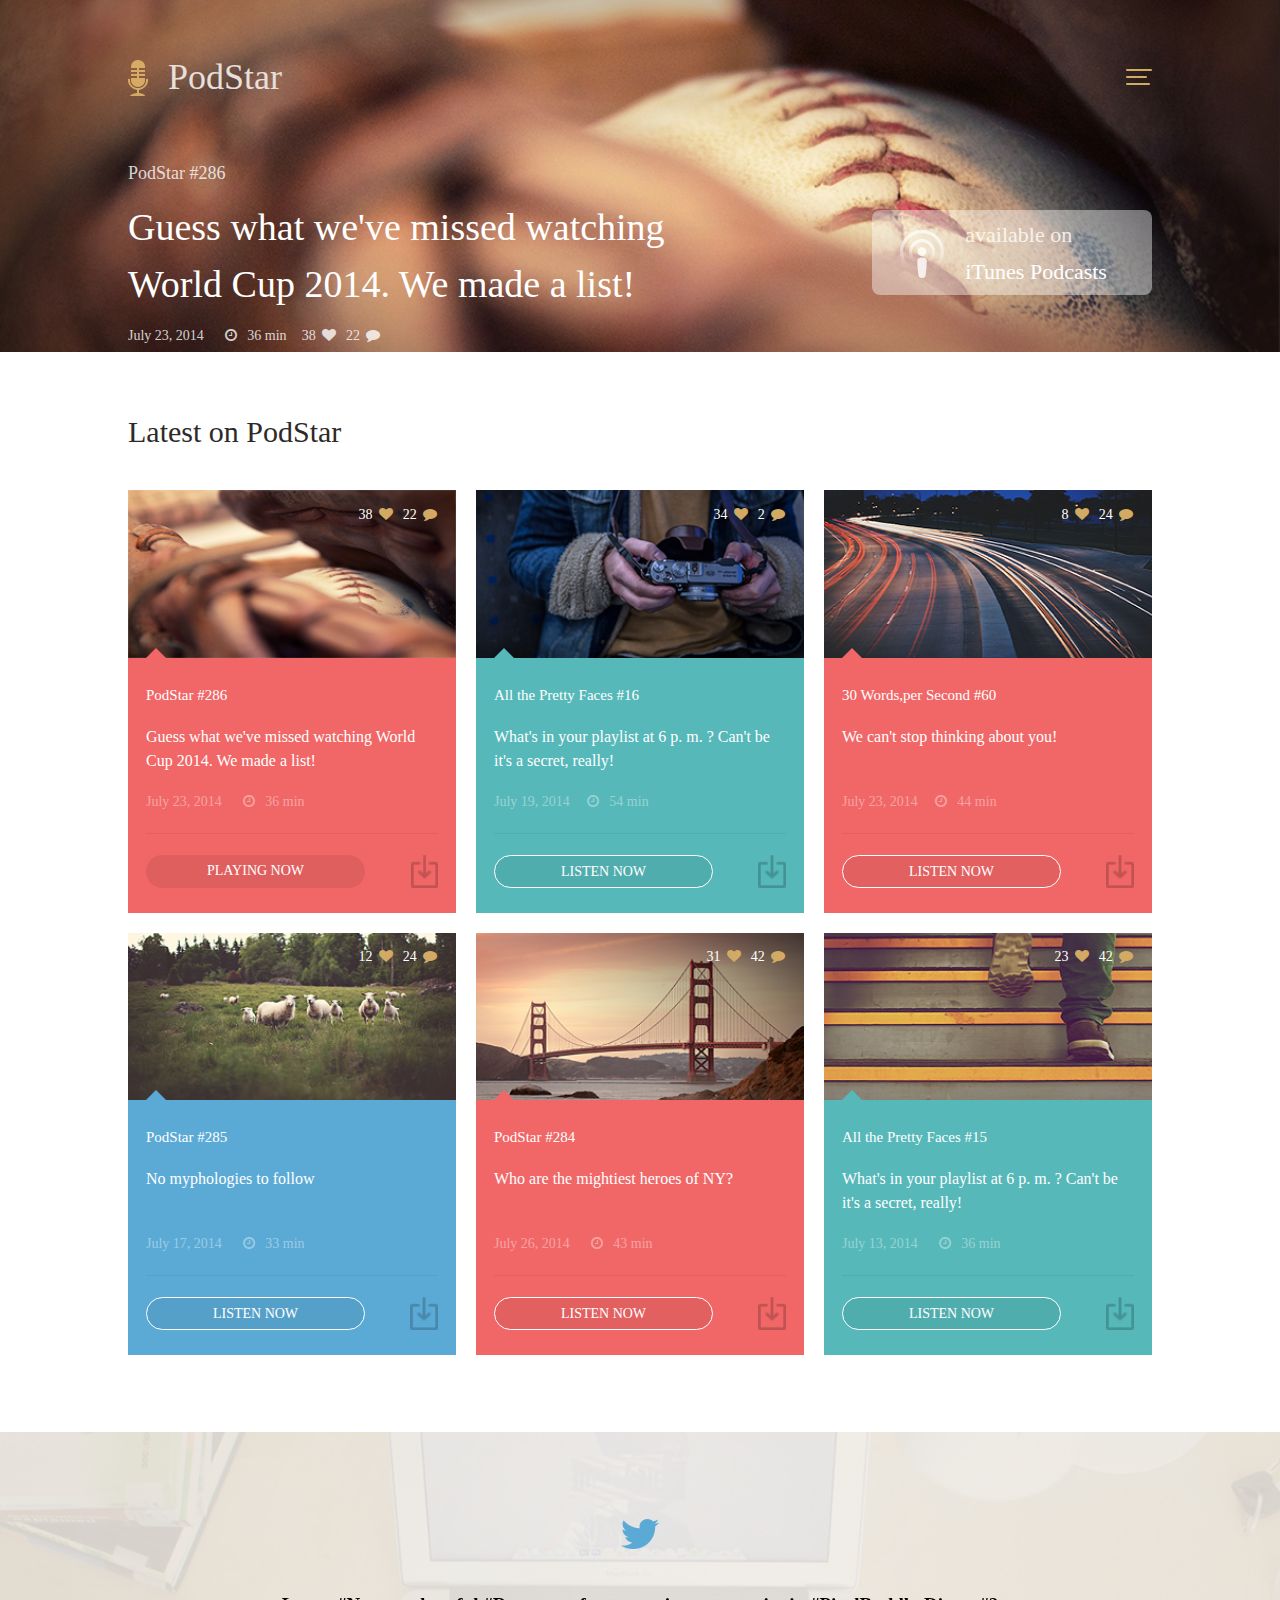
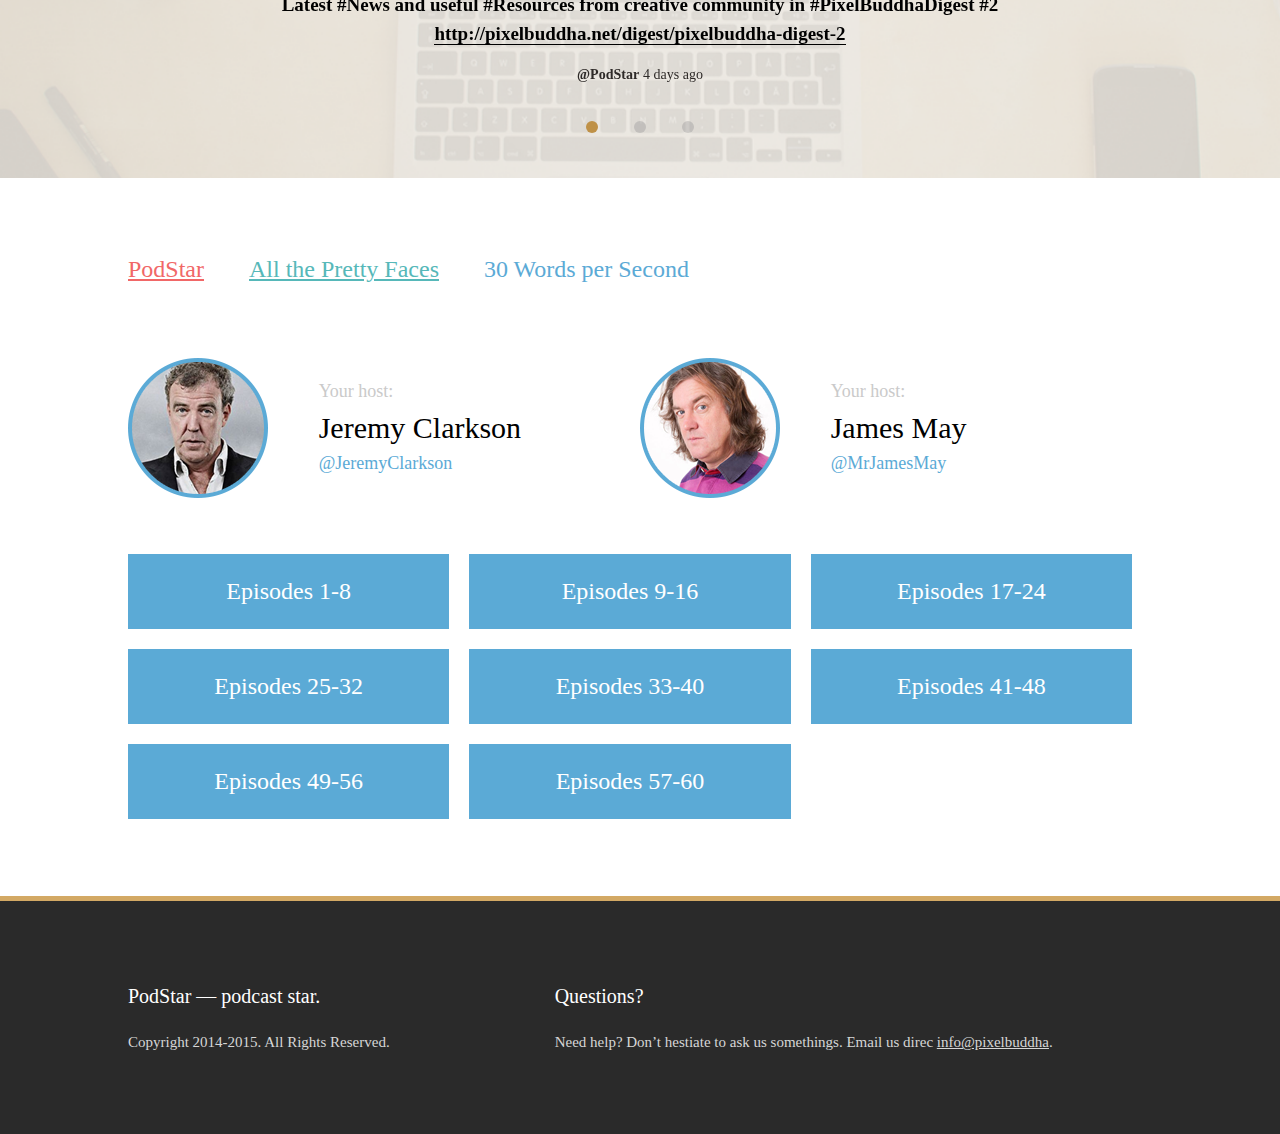
<file: index.html>
<!doctype html>
<html lang="en">
  <head>
    <title>MUSIC</title>
    <!-- Required meta tags -->
    <meta charset="utf-8">
    <!-- 移动设备优先 -->
    <meta name="viewport" content="width=device-width, initial-scale=1, shrink-to-fit=no">
    <!-- 新 Bootstrap4 核心 CSS 文件 -->
    <link rel="stylesheet" href="css/bootstrap.min.css">
    <!-- 自己写的css样式 -->
    <link rel="stylesheet" href="css/main.css">
    <!-- 新 Bootstrap4 核心 CSS 文件 -->
    <link rel="stylesheet" href="fonts/css/font-awesome.min.css">
    <!-- jQuery文件。务必在bootstrap.min.js 之前引入 -->
    <script src="js/jquery-3.2.1.min.js"></script>
    <!-- popper.min.js 用于弹窗、提示、下拉菜单 -->
    <script src="js/popper.min.js"></script>
    <!-- 最新的 Bootstrap4 核心 JavaScript 文件 -->
    <script src="js/bootstrap.min.js"></script>
  </head>
<body>
<div class="container-fluid">
    <div class="top">
        <div class="top-header">
            <div class="row">
                <div class="col-6">
                    <img src="img/logo-music.png" class="img-fluid logo-music">
                    <span class="heading">PodStar</span>
                </div>
                <div class="col-6 top-header-right">
                    <img src="img/menu.png" class="img-fluid right">
                </div>
            </div>
        </div>
        <div class="row">
            <div class="col-md-7 col-sm-12">
                <ul class="list-group">
                    <li class="list-group-item top-title">
                        <span id="title"></span>
                        <span class="badges"></span>
                    </li>
                    <li class="list-group-item top-subtitle">
                        <span id="subtitle" class="s-fc"></span>
                    </li>
                    <li class="list-group-item time">
                        <span id="date"></span>
                        <i class="icon-time fa-2x"></i>
                        <span id="time"></span>
                        <span id="heart"></span><i class="icon-heart fa-2x"></i>
                        <span id="comment"></span><i class="icon-comment fa-2x"></i>
                    </li>
                </ul>
            </div>
            <div class="col-md-5 col-sm-12 top-base">
                <div class="row top-itunes">
                    <div class="col-4 top-itunes-logo">
                        <img src="img/logo-circles.png" class="img-fluid">
                    </div>
                    <ul class="list-group col-8">
                        <li class="list-group-item">
                            <span class="top-itunes-subtitle">available on</span>
                        </li>
                        <li class="list-group-item">
                            <span class="top-itunes-title s-fc">iTunes Podcasts</span>
                        </li>
                    </ul>
                </div>
            </div>
        </div>
    </div>
    <div class="latest card">
        <div class="card-header">
            <span>Latest on PodStar</span>
        </div>
        <div class="card-body">
            <div class="row">
                <div class="col-md col-sm-12 first">
                    <div class="latest-img">
                        <img src="img/list-img1.png" class="img-fluid">
                        <div class="latest-triangle bdc-red"></div>
                    </div>
                    <div class="comment s-fc">
                        <span id="latest_heart1"></span><i class="icon-heart fa-2x"></i>
                        <span id="latest_comment1"></span><i class="icon-comment fa-2x"></i>
                    </div>
                    <div class="latest-details bgc-red">
                        <ul class="list-group latest-introduce">
                            <li class="list-group-item latest-title">
                                <span id="latest_title1"></span>
                            </li>
                            <li class="list-group-item latest-subtitle">
                                <span id="latest_subtitle1"></span>
                            </li>
                            <li class="list-group-item latest-time">
                                <span id="latest_date1"></span>
                                <i class="icon-time fa-2x"></i>
                                <span id="latest_time1"></span>
                            </li>
                        </ul>
                        <div class="row latest-play">
                            <div class="col-9">
                                <div class="latest-btn s-fc active" id="latest_btn1" onclick="Change(1)"><span>PLAYING NOW</span></div>
                            </div>
                            <div class="col-3">
                                <img src="img/download.png" class="img-fluid">
                            </div>
                        </div>
                    </div>
                </div>
                <div class="col-md col-sm-12">
                    <div class="latest-img">
                        <img src="img/list-img2.png" class="img-fluid">
                        <div class="latest-triangle bdc-green"></div>
                    </div>
                    <div class="comment s-fc">
                        <span id="latest_heart2"></span><i class="icon-heart fa-2x"></i>
                        <span id="latest_comment2"></span><i class="icon-comment fa-2x"></i>
                    </div>
                    <div class="latest-details bgc-green">
                        <ul class="list-group latest-introduce">
                            <li class="list-group-item latest-title">
                                <span id="latest_title2"></span>
                            </li>
                            <li class="list-group-item latest-subtitle">
                                <span id="latest_subtitle2"></span>
                            </li>
                            <li class="list-group-item latest-time">
                                <span id="latest_date2"></span><i class="icon-time fa-2x"></i>
                                <span id="latest_time2"></span>
                            </li>
                        </ul>
                        <div class="row latest-play">
                            <div class="col-9 ">
                                <div class="latest-btn s-fc" id="latest_btn2" onclick="Change(2)"><span>LISTEN NOW</span></div>
                            </div>
                            <div class="col-3">
                                <img src="img/download.png" class="img-fluid">
                            </div>
                        </div>
                    </div>
                </div>
                <div class="col-md col-sm-12">
                    <div class="latest-img">
                        <img src="img/list-img3.png" class="img-fluid">
                        <div class="latest-triangle bdc-red"></div>
                    </div>
                    <div class="comment s-fc">
                        <span id="latest_heart3"></span><i class="icon-heart fa-2x"></i>
                        <span id="latest_comment3"></span><i class="icon-comment fa-2x"></i>
                    </div>
                    <div class="latest-details bgc-red">
                        <ul class="list-group latest-introduce">
                            <li class="list-group-item latest-title">
                                <span id="latest_title3"></span>
                            </li>
                            <li class="list-group-item latest-subtitle">
                                <span id="latest_subtitle3"></span>
                            </li>
                            <li class="list-group-item latest-time">
                                <span id="latest_date3"></span><i class="icon-time fa-2x"></i>
                                <span id="latest_time3"></span>
                            </li>
                        </ul>
                        <div class="row latest-play">
                            <div class="col-9">
                                <div class="latest-btn s-fc" id="latest_btn3" onclick="Change(3)"><span>LISTEN NOW</span></div>
                            </div>
                            <div class="col-3">
                                <img src="img/download.png" class="img-fluid">
                            </div>
                        </div>
                    </div>
                </div>
            </div>
            <div class="row">
                <div class="col-md col-sm-12 first">
                    <div class="latest-img">
                        <img src="img/list-img4.png" class="img-fluid">
                        <div class="latest-triangle bdc-blue"></div>
                    </div>
                    <div class="comment s-fc">
                        <span id="latest_heart4"></span><i class="icon-heart fa-2x"></i>
                        <span id="latest_comment4"></span><i class="icon-comment fa-2x"></i>
                    </div>
                    <div class="latest-details bgc-blue">
                        <ul class="list-group latest-introduce">
                            <li class="list-group-item latest-title">
                                <span id="latest_title4"></span>
                            </li>
                            <li class="list-group-item latest-subtitle">
                                <span id="latest_subtitle4"></span>
                            </li>
                            <li class="list-group-item latest-time">
                                <span id="latest_date4"></span>
                                <i class="icon-time fa-2x"></i>
                                <span id="latest_time4"></span>
                            </li>
                        </ul>
                        <div class="row latest-play">
                            <div class="col-9">
                                <div class="latest-btn s-fc" id="latest_btn4" onclick="Change(4)"><span>LISTEN NOW</span></div>
                            </div>
                            <div class="col-3">
                                <img src="img/download.png" class="img-fluid">
                            </div>
                        </div>
                    </div>
                </div>
                <div class="col-md col-sm-12">
                    <div class="latest-img">
                        <img src="img/list-img5.png" class="img-fluid">
                        <div class="latest-triangle bdc-red"></div>
                    </div>
                    <div class="comment s-fc">
                        <span id="latest_heart5"></span><i class="icon-heart fa-2x"></i>
                        <span id="latest_comment5"></span><i class="icon-comment fa-2x"></i>
                    </div>
                    <div class="latest-details bgc-red">
                        <ul class="list-group latest-introduce">
                            <li class="list-group-item latest-title">
                                <span id="latest_title5"></span>
                            </li>
                            <li class="list-group-item latest-subtitle">
                                <span id="latest_subtitle5"></span>
                            </li>
                            <li class="list-group-item latest-time">
                                <span id="latest_date5"></span>
                                <i class="icon-time fa-2x"></i>
                                <span id="latest_time5"></span>
                            </li>
                        </ul>
                        <div class="row latest-play">
                            <div class="col-9">
                                <div class="latest-btn s-fc" id="latest_btn5" onclick="Change(5)"><span>LISTEN NOW</span></div>
                            </div>
                            <div class="col-3">
                                <img src="img/download.png" class="img-fluid">
                            </div>
                        </div>
                    </div>
                </div>
                <div class="col-md col-sm-12">
                    <div class="latest-img">
                        <img src="img/list-img6.png" class="img-fluid">
                        <div class="latest-triangle bdc-green"></div>
                    </div>
                    <div class="comment s-fc">
                        <span id="latest_heart6"></span><i class="icon-heart fa-2x"></i>
                        <span id="latest_comment6"></span><i class="icon-comment fa-2x"></i>
                    </div>
                    <div class="latest-details bgc-green">
                        <ul class="list-group latest-introduce">
                            <li class="list-group-item latest-title">
                                <span id="latest_title6"></span>
                            </li>
                            <li class="list-group-item latest-subtitle">
                                <span id="latest_subtitle6"></span>
                            </li>
                            <li class="list-group-item latest-time">
                                <span id="latest_date6"></span>
                                <i class="icon-time fa-2x"></i>
                                <span id="latest_time6"></span>
                            </li>
                        </ul>
                        <div class="row latest-play">
                            <div class="col-9">
                                <div class="latest-btn s-fc" id="latest_btn6" onclick="Change(6)"><span>LISTEN NOW</span></div>
                            </div>
                            <div class="col-3">
                                <img src="img/download.png" class="img-fluid">
                            </div>
                        </div>
                    </div>
                </div>
            </div>
        </div>
    </div>
    <div class="twitter">
        <div id="demo" class="carousel slide" data-ride="carousel">
            <!-- 轮播内容 -->
            <div class="carousel-inner">
                <div class="carousel-item active">
                    <ul class="list-group">
                        <li class="list-group-item">
                            <img src="img/logo-bird.png" class="img-fluid">
                        </li>
                        <li class="list-group-item twitter-title">
                            <span class="fs-bold">Latest #News and useful #Resources from creative community in #PixelBuddhaDigest #2</span>
                        </li>
                        <li class="list-group-item twitter-web">
                            <span class="fs-bold">http://pixelbuddha.net/digest/pixelbuddha-digest-2</span>
                        </li>
                        <li class="list-group-item twitter-date">
                            <span class="fs-bold">@PodStar</span>
                            <span> 4 days ago</span>
                        </li>
                    </ul>
                </div>
                <div class="carousel-item">
                    <ul class="list-group">
                        <li class="list-group-item">
                            <img src="img/logo-bird2.png" class="img-fluid">
                        </li>
                        <li class="list-group-item twitter-title">
                            <span class="fs-bold">Visual Studio Code is a lightweight but powerful source code editor which runs on your</span>
                        </li>
                        <li class="list-group-item twitter-web">
                            <span class="fs-bold">http://www.runoob.com/try/try.php?filename=trybs4_carousel</span>
                        </li>
                        <li class="list-group-item twitter-date">
                            <span class="fs-bold">@Inter</span>
                            <span> 3 days ago</span>
                        </li>
                    </ul>
                </div>
                <div class="carousel-item">
                    <ul class="list-group">
                        <li class="list-group-item">
                            <img src="img/logo-bird3.jpg" class="img-fluid">
                        </li>
                        <li class="list-group-item twitter-title">
                            <span class="fs-bold">Node.js and has a rich ecosystem of extensions for other</span>
                        </li>
                        <li class="list-group-item twitter-web">
                            <span class="fs-bold">https://code.visualstudio.com</span>
                        </li>
                        <li class="list-group-item twitter-date">
                            <span class="fs-bold">@Getting</span>
                            <span> 2 days ago</span>
                        </li>
                    </ul>
                </div>
                <!-- 轮播指示符 -->
                <ul class="carousel-indicators">
                    <li data-target="#demo" data-slide-to="0" class="active"></li>
                    <li data-target="#demo" data-slide-to="1"></li>
                    <li data-target="#demo" data-slide-to="2"></li>
                </ul>
            </div>
        </div>
    </div>
    <div class="podcats">
        <nav class="navbar navbar-expand-sm">
            <ul class="navbar-nav">
                <li class="nav-item">
                    <span class="podcats-title1">PodStar</span>
                </li>
                <li class="nav-item">
                    <span class="podcats-title2">All the Pretty Faces</span>
                </li>
                <li class="nav-item">
                    <span class="podcats-title3">30 Words per Second</span>
                </li>
            </ul>
        </nav>
        <div class="row podcats-host">
            <div class="col-md-6 col-sm-12">
                <div class="row">
                    <div class="col-4">
                        <img src="img/mask1.png" class="img-fluid">
                    </div>
                    <ul class="col-8 list-group host-title">
                        <li class="list-group-item"><span class="host-title1">Your host:</span></li>
                        <li class="list-group-item"><span class="host-title2">Jeremy Clarkson</span></li>
                        <li class="list-group-item"><span class="host-title3">@JeremyClarkson</span></li>
                    </ul>
                </div>
            </div>
            <div class="col-md-6 col-sm-12">
                <div class="row">
                    <div class="col-4">
                        <img src="img/mask2.png" class="img-fluid">
                    </div>
                    <ul class="col-8 list-group host-title">
                        <li class="list-group-item"><span class="host-title1">Your host:</span></li>
                        <li class="list-group-item"><span class="host-title2">James May</span></li>
                        <li class="list-group-item"><span class="host-title3">@MrJamesMay</span></li>
                    </ul>
                </div>
            </div>
        </div>
        <div class="row pod-rectangle">
            <div class="col-md col-sm-12"><span>Episodes 1-8</span></div>
            <div class="col-md col-sm-12"><span>Episodes 9-16</span></div>
            <div class="col-md col-sm-12 pod-last"><span>Episodes 17-24</span></div>
        </div>
        <div class="row pod-rectangle">
            <div class="col-md col-sm-12"><span>Episodes 25-32</span></div>
            <div class="col-md col-sm-12"><span>Episodes 33-40</span></div>
            <div class="col-md col-sm-12 pod-last"><span>Episodes 41-48</span></div>
        </div>
        <div class="row pod-rectangle">
            <div class="col-md col-sm-12"><span>Episodes 49-56</span></div>
            <div class="col-md col-sm-12"><span>Episodes 57-60</span></div>
            <div class="col-md col-sm-12 pod-last-empty"><span></span></div>
        </div>
    </div>
    <div class="footer row">
        <ul class="col-md-5 col-sm-12 list-group">
            <li class="list-group-item footer-title1"><span>PodStar — podcast star.</span></li>
            <li class="list-group-item footer-title2"><span>Copyright 2014-2015. All Rights Reserved.</span></li>
        </ul>
        <ul class="col-md-7 col-sm-12 list-group">
            <li class="list-group-item footer-title1"><span>Questions?</span></li>
            <li class="list-group-item footer-title2"><span>Need help?  Don’t hestiate to ask us somethings. Email us direc <u>info@pixelbuddha</u>.</span></li>
        </ul>
    </div>
</div>
</body>
<script type="text/javascript" src="js/index.js"></script>
</html>
</file>
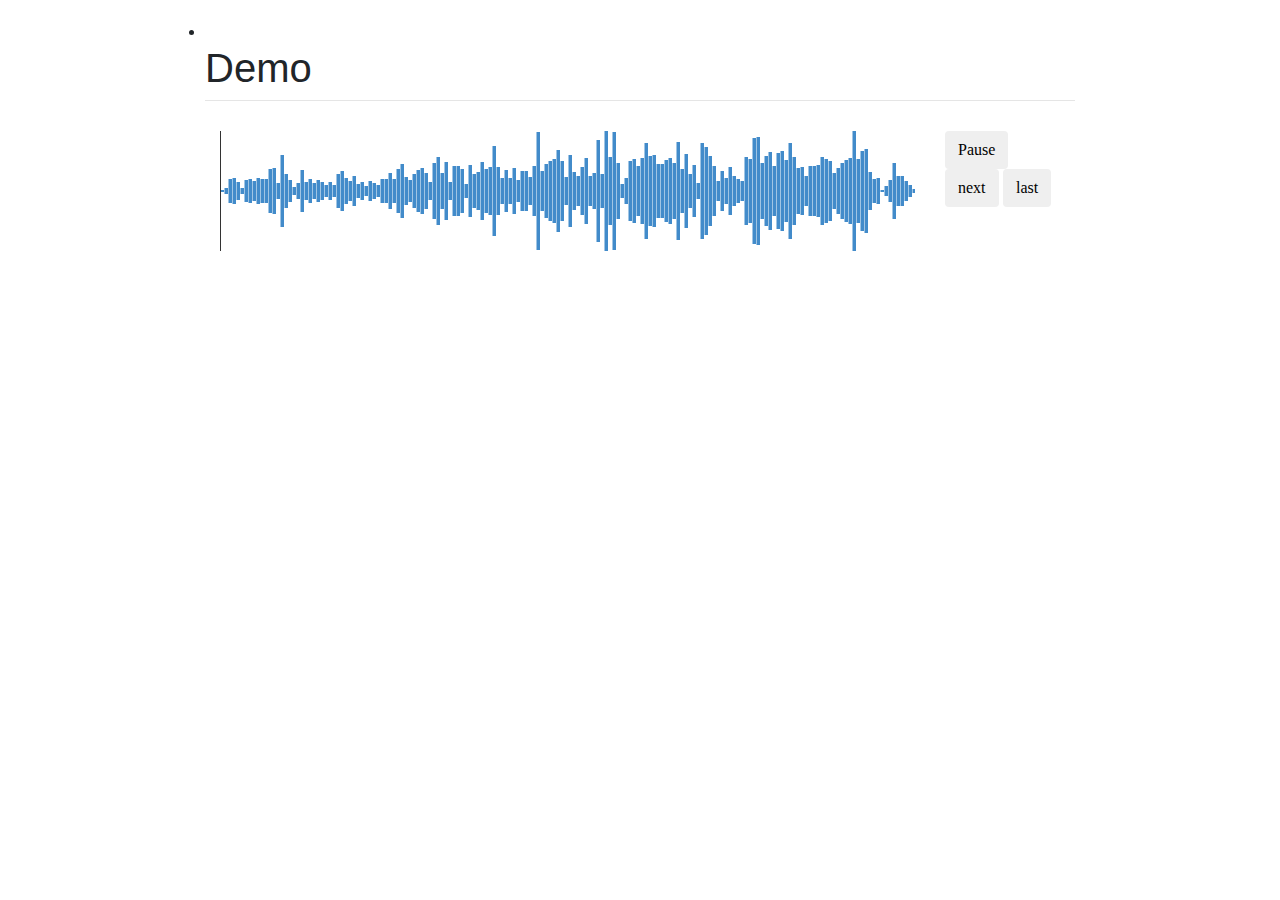
<file: music.html>
<!DOCTYPE html>
<html>
<head>
<meta http-equiv="Content-Type" content="text/html; charset=UTF-8" />
<title>wavesurfer.js</title>
<meta name="viewport" content="width=device-width, initial-scale=1, shrink-to-fit=no">
<link rel="stylesheet" href="css/bootstrap.min.css">
<link rel="stylesheet" href="css/main.css">
<link rel="stylesheet" href="fonts/css/font-awesome.min.css">
<script src="js/jquery-3.2.1.min.js"></script>
<script src="js/popper.min.js"></script>
<script src="js/bootstrap.min.js"></script>
<link rel="stylesheet" href="css/style.css" />
<link rel="stylesheet" href="css/ribbon.css" />
<script src="js/wavesurfer.min.js"></script>
</head>
<body>
    <div class="container">
        <div class="header"
            <ul class="nav nav-pills pull-right">
                <li><a href="/"><i class="glyphicon glyphicon-home"></i></a></li>
            </ul>
        <h1 itemprop="name">Demo</h1>
        </div>
        <div id="demo">
            <div class="row" style="margin: 30px 0">
                <div class="col-sm-10">
                    <div id="waveform">
                    <!-- Here be waveform -->
                    </div>
                </div>
                <div class="col-sm-2">
                    <button class="btn" id="playPause">
                        <span id="play">
                                Play
                        </span>
                        <span id="pause" style="display: none">
                            Pause
                        </span>
                    </button>
                    <button class="btn" onclick="Next()">
                        <span id="next">
                                next
                        </span>
                    </button>
                    <button class="btn">
                        <span id="last">
                            last
                        </span>
                    </button>
                </div>
            </div>
            <div class="list-group" id="playlist">
                <a id="link-music" href="music/music1.mp3" class="list-group-item"></a>
            </div>
        </div>
    </div>
</body>
<script src="js/app.js"></script>
</html>
</file>
<file: css/main.css>
.container-fluid {
  width: 100%;
  padding: 0;
  margin:0;
}
.col,.col-2,.col-3,.col-4,.col-5,.col-6,.col-7,.col-8,.col-9,.col-md,.col-md-10, .col-md-11, .col-md-12, .col-md-2, 
.col-md-3, .col-md-4, .col-md-5, .col-md-6, .col-md-7, .col-md-8, .col-md-9, .col-md-auto{
	padding: 0;
}
span{
	font-family: "FuturaNewBook";
}
i{
	padding: 0 0.4375em;
}
.s-fc{
	color: rgb(255, 255, 255);
}
.bgc-red{
	background-color: rgb(241, 103, 103);
}
.bgc-green{
	background-color: #56b8b9;
}
.bgc-blue{
	background-color: #5baad6;
}
.bdc-red{
  border-bottom: 0.65em solid rgb(241, 103, 103);
}
.bdc-green{
  border-bottom: 0.65em solid #56b8b9;
}
.bdc-blue{
  border-bottom: 0.65em solid #5baad6;
}
.navbar{
  padding:0;
}
.list-group-item {
  position: relative;
  display: block;
  padding: 0; 
  margin-bottom: 0; 
  background: none;
  border:0;
}
.row {
  margin-right: 0;
  margin-left: 0;
}
.right{
	float: right;
}
.top{
	background: url(../img/header.png) no-repeat center;
	background-size:cover;
	padding: 0 10%;
}
.top .logo-music{
	padding-right: 1.25em;
}
.top-header{
	line-height: 3.375em;
	padding: 3.125em 0;
}
.top .heading{
  font-size: 2.25em;
  color: #e6dfda;
  text-align: left;
  position: absolute;
}
.top-header-right{
  text-align: right;
  margin: auto;
}
.top ul li{
	padding: 1% 0;
	border: 0;
	background: none;
}
.top #title{
  font-size: 1.125em;
  color: rgba(255, 255, 255, 0.8);
  text-align: left;
  padding-right: 0.625em;
}
.top .badges{
  font-size: 0.875em;  	
  color: rgba(255, 255, 255, 0.4);
  text-align: left;
  position: absolute;
}
.top #subtitle{
  font-size: 2.375em;
  text-align: left;
}
.top .time{
  font-size: 0.875em;
  color: rgba(255, 255, 255, 0.8);
  text-align: left;
  padding-right:  0.625em;
}
.top #date,#time{
  padding-right:0.8125em;
}
.top-base{
	margin: auto;
	padding: 0;
}
.top-itunes{
	height: 5.3125em;
	border-radius: 0.5em;
  background-color: rgba(255, 255, 255, 0.42);
  width: 17.5em;
  margin: 2.8125em 0;
}
.top-itunes-logo{
	line-height: 5.3125em;
	text-align: right;
	padding-right: 1.3125em;
}
.top-itunes-subtitle{
  font-size: 1.375em;
  color: rgba(255, 255, 255, 0.8);
  text-align: left;
}
.top-itunes-title{
  font-size: 1.375em;
  text-align: left;
}
.top-itunes ul{
	margin: 2% 0;
}
.latest{
	padding: 4.5% 10%;
	border:0;
}
.latest .card-header,.card-body{
	padding: 0;
	background: none;
	border: 0;
}
.latest .card-header{
  font-size: 1.875em;
  color: rgb(46, 42, 40);
  text-align: left;
  padding-bottom: 1.2em;
}
.latest .comment{
	text-align: right;
	width: 100%;
	position: absolute;
	top: 0;
	right: 0;
	padding:0.9375em;
	font-size: 0.875em;
}
.latest img{
	width: 100%;
}
.latest-img{
  position: relative;
}
.latest-details{
  width: 100%;
  padding:1.5625em 1.125em;
  margin-bottom: 1.25em;
}
.latest .comment i{
	color:#d2aa64;
}
.latest-triangle{
  width: 0;
  height: 0;
  border-left:  0.65em solid transparent;
  border-right:  0.65em solid transparent;
  position: absolute;
  left: 1.125em;
  bottom: 0em;
}
[id^='latest_title']{
  font-size: 0.9375em;
  color: rgb(255, 255, 255);
  text-align: left;
}
[id^='latest_subtitle']{
  font-size: 1em;
  color: rgb(255, 255, 255);
  padding:1.125em 0;
  display: block;
}
[id^='latest_date']{
  padding-right:0.8125em;
}
.latest-time{
	font-size: 0.875em;
  color: rgba(255, 255, 255, 0.4);
  text-align: left;
}
.latest-introduce{
	padding-bottom: 1.3125em;
	border-bottom: 0.0625em solid rgba(0, 0, 0, 0.059);
	margin-bottom: 1.3125em;
}
.latest-play{
	height: 2.0625em;
}
.latest-play img{
	height: 100%;
	width: auto;
	float: right;
}
.latest-btn{
	height: 100%;
	font-size: 0.875em;
  font-family: "Myriad Pro";
  text-transform: uppercase;
  text-align: center;
  line-height: 2.22em;
  border-radius: 1.25em;
  border: 0.125em solid rgb(255, 255, 255);
  background-color: rgba(0, 0, 0, 0.059);
}
.latest-play .active{
	border:0;
	background-color: rgba(17, 17, 17, 0.08);
}
.twitter{
  background: url(../img/twitter-bg.png) no-repeat center;
  background-size:cover;
  padding: 2.8125em 10%;
}
.twitter ul{
  text-align: center;
}
.twitter img{
  margin: 2.625em;
}
.twitter-title,.twitter-web{
  font-size: 1.1875em;
  font-family: "FuturaNewDemi";
  color: #000;
  text-align: center;
}
.twitter-web span{
  border-bottom: 0.0625em solid #000;
}
.twitter-date{
  font-size: 0.875em;
  font-family: "Arial";
  color: rgb(46, 42, 40);
  text-align: center;
  padding:1.125em;
}
.carousel-indicators li {
  width: 0.75em;
  height: 0.75em;
  margin:2% 1.125em 0 1.125em;
  background-color: rgba(129, 129, 130, 0.29);
  border-radius: 50%;      
  -moz-border-radius: 50%;      
  -webkit-border-radius: 50%;
}
.carousel-indicators .active {
  background-color: #bf9147;
}
.carousel-indicators{
  position: static;
  margin: 0;
}
.fs-bold{
  font-weight: bold;
}
.podcats{
  padding: 4.5% 10%;
}
[class^='podcats-title']{
  font-size: 1.5em;
  font-family: "FuturaNewDemi";
  padding-right: 1.875em;
  display: block;
  margin:0.625em 0;
}
.podcats-title1{
  color: rgb(241, 103, 103);
  text-decoration: underline;
}
.podcats-title2{
  color: rgb(86, 184, 185);
  text-decoration: underline;
}
.podcats-title3{
  color: rgb(91, 170, 214);
}
[class^='host-title']{
  font-family: "FuturaPT";
}
.podcats .host-title1{
  font-size: 1.125em;
  color: rgb(202, 202, 202);
}
.podcats .host-title2{
  font-size: 1.875em;
  color: rgb(0, 0, 0);
}
.podcats .host-title3{
  font-size: 1.125em;
  color: rgb(91, 170, 214);
}
.podcats .host-title{
  margin:auto;
  padding-left:1.25em;
}
.podcats-host{
  margin:1.625em 0;
}
.podcats-host .row{
  padding:1.875em 0;
}
.pod-rectangle .col-md{
  background-color: rgb(91, 170, 214);
  font-family: "FuturaPT";
  color: rgb(255, 255, 255);
  font-size: 1.5em;
  height: 3.125em;
  margin-bottom:0.83333em;
  line-height: 3.125em;
  text-align: center;
  width: 100%;
}
.pod-rectangle .pod-last-empty{
  background:none;
}
.footer{
  padding: 2.875em 10%;
  background-color: #2a2a2a;
  border-top:0.3125em solid #d3a964;
}
.footer-title1{
  font-size: 1.25em;
  font-family: "FuturaNewDemi";
  color: rgb(255, 255, 255);
  margin-bottom: 1em;
}
.footer-title2{
  font-size: 0.9375em;
  font-family: "FuturaNewBook";
  color: rgb(214, 214, 214);
}
.footer .list-group{
  padding: 2.125em 0;
}
@media (min-width: 320px){  
  .top-itunes{
    float: left;
  }
  .col-md{
    padding: 0;
  }
  .pod-rectangle .col-md{
    margin-right:0;
    padding:0;
  }
  .footer .list-group {
    text-align: center;
  }
  .first{
  padding: 0;
  margin:0;
  }
}  
@media (min-width: 630px){  
  .top-itunes{
    float: right;
  }
  .col-md{
    padding: 0 0 0 1.25em;
  }
  .footer .list-group {
    text-align: left;
  }
  .pod-rectangle .col-md{
    margin-right:0.83333em;
  }
  .first{
    padding: 0;
    margin:0;
  }
}
</file>
<file: css/style.css>
/* Space out content a bit */
body {
    padding-top: 20px;
    padding-bottom: 20px;
}

/* Everything but the jumbotron gets side spacing for mobile first views */
.header,
.marketing,
.footer {
    padding-left: 15px;
    padding-right: 15px;
}

/* Custom page header */
.header {
    border-bottom: 1px solid #e5e5e5;
}

/* Make the masthead heading the same height as the navigation */
.header h3 {
    margin-top: 0;
    margin-bottom: 0;
    line-height: 40px;
    padding-bottom: 19px;
}

/* Custom page footer */
.footer {
    padding-top: 19px;
    color: #777;
    border-top: 1px solid #e5e5e5;
}

/* Customize container */
@media (min-width: 1024px) {
    .container {
        max-width: 900px;
    }
}

.container-narrow > hr {
    margin: 30px 0;
}

/* Supporting marketing content */
.marketing {
    margin: 40px 0;
}

.marketing p + h4 {
    margin-top: 28px;
}

/* Responsive: Portrait tablets and up */
@media screen and (min-width: 768px) {
    /* Remove the padding we set earlier */
    .header,
    .marketing,
    .footer {
        padding-left: 0;
        padding-right: 0;
    }
    /* Space out the masthead */
    .header {
        margin-bottom: 30px;
    }
}

.controls {
    padding: 30px 0 15px;
    text-align: center;
}

.controls .btn {
    margin-bottom: 15px;
}

@media screen and (min-width: 990px) {
    .controls .mark-controls {
        display: inline;
    }
}

.lead {
    text-align: center;
    padding: 20px;
}

#waveform {
    position: relative;
}

#progress-bar {
    position: absolute;
    z-index: 10;
    top: 50%;
    margin-top: -10px;
    left: 5%;
    width: 90%;
}

#drop {
    border: 3px dashed #ddd;
    padding: 30px;
}

#drop.wavesurfer-dragover {
    border-color: #333;
}
</file>
<file: css/ribbon.css>
/*!
 * "Fork me on GitHub" CSS ribbon v0.1.1 | MIT License
 * https://github.com/simonwhitaker/github-fork-ribbon-css
*/

/* Left will inherit from right (so we don't need to duplicate code) */
.github-fork-ribbon {
  /* The right and left classes determine the side we attach our banner to */
  position: absolute;

  /* Add a bit of padding to give some substance outside the "stitching" */
  padding: 2px 0;

  /* Set the base colour */
  background-color: #a00;

  /* Set a gradient: transparent black at the top to almost-transparent black at the bottom */
  background-image: -webkit-gradient(linear, left top, left bottom, from(rgba(0, 0, 0, 0)), to(rgba(0, 0, 0, 0.15)));
  background-image: -webkit-linear-gradient(top, rgba(0, 0, 0, 0), rgba(0, 0, 0, 0.15));
  background-image: -moz-linear-gradient(top, rgba(0, 0, 0, 0), rgba(0, 0, 0, 0.15));
  background-image: -ms-linear-gradient(top, rgba(0, 0, 0, 0), rgba(0, 0, 0, 0.15));
  background-image: -o-linear-gradient(top, rgba(0, 0, 0, 0), rgba(0, 0, 0, 0.15));
  background-image: linear-gradient(to bottom, rgba(0, 0, 0, 0), rgba(0, 0, 0, 0.15));

  /* Add a drop shadow */
  -webkit-box-shadow: 0 2px 3px 0 rgba(0, 0, 0, 0.5);
  -moz-box-shadow: 0 2px 3px 0 rgba(0, 0, 0, 0.5);
  box-shadow: 0 2px 3px 0 rgba(0, 0, 0, 0.5);

  /* Set the font */
  font: 700 13px "Helvetica Neue", Helvetica, Arial, sans-serif;

  z-index: 9999;
  pointer-events: auto;
}

.github-fork-ribbon a,
.github-fork-ribbon a:hover {
  /* Set the text properties */
  color: #fff;
  text-decoration: none;
  text-shadow: 0 -1px rgba(0, 0, 0, 0.5);
  text-align: center;

  /* Set the geometry. If you fiddle with these you'll also need
     to tweak the top and right values in .github-fork-ribbon. */
  width: 200px;
  line-height: 20px;

  /* Set the layout properties */
  display: inline-block;
  padding: 2px 0;

  /* Add "stitching" effect */
  border-width: 1px 0;
  border-style: dotted;
  border-color: #fff;
  border-color: rgba(255, 255, 255, 0.7);
}

.github-fork-ribbon-wrapper {
  width: 150px;
  height: 150px;
  position: absolute;
  overflow: hidden;
  top: 0;
  z-index: 9999;
  pointer-events: none;
}

.github-fork-ribbon-wrapper.fixed {
  position: fixed;
}

.github-fork-ribbon-wrapper.left {
  left: 0;
}

.github-fork-ribbon-wrapper.right {
  right: 0;
}

.github-fork-ribbon-wrapper.left-bottom {
  position: fixed;
  top: inherit;
  bottom: 0;
  left: 0;
}

.github-fork-ribbon-wrapper.right-bottom {
  position: fixed;
  top: inherit;
  bottom: 0;
  right: 0;
}

.github-fork-ribbon-wrapper.right .github-fork-ribbon {
  top: 42px;
  right: -43px;

  -webkit-transform: rotate(45deg);
  -moz-transform: rotate(45deg);
  -ms-transform: rotate(45deg);
  -o-transform: rotate(45deg);
  transform: rotate(45deg);
}

.github-fork-ribbon-wrapper.left .github-fork-ribbon {
  top: 42px;
  left: -43px;

  -webkit-transform: rotate(-45deg);
  -moz-transform: rotate(-45deg);
  -ms-transform: rotate(-45deg);
  -o-transform: rotate(-45deg);
  transform: rotate(-45deg);
}


.github-fork-ribbon-wrapper.left-bottom .github-fork-ribbon {
  top: 80px;
  left: -43px;

  -webkit-transform: rotate(45deg);
  -moz-transform: rotate(45deg);
  -ms-transform: rotate(45deg);
  -o-transform: rotate(45deg);
  transform: rotate(45deg);
}

.github-fork-ribbon-wrapper.right-bottom .github-fork-ribbon {
  top: 80px;
  right: -43px;

  -webkit-transform: rotate(-45deg);
  -moz-transform: rotate(-45deg);
  -ms-transform: rotate(-45deg);
  -o-transform: rotate(-45deg);
  transform: rotate(-45deg);
}
</file>
